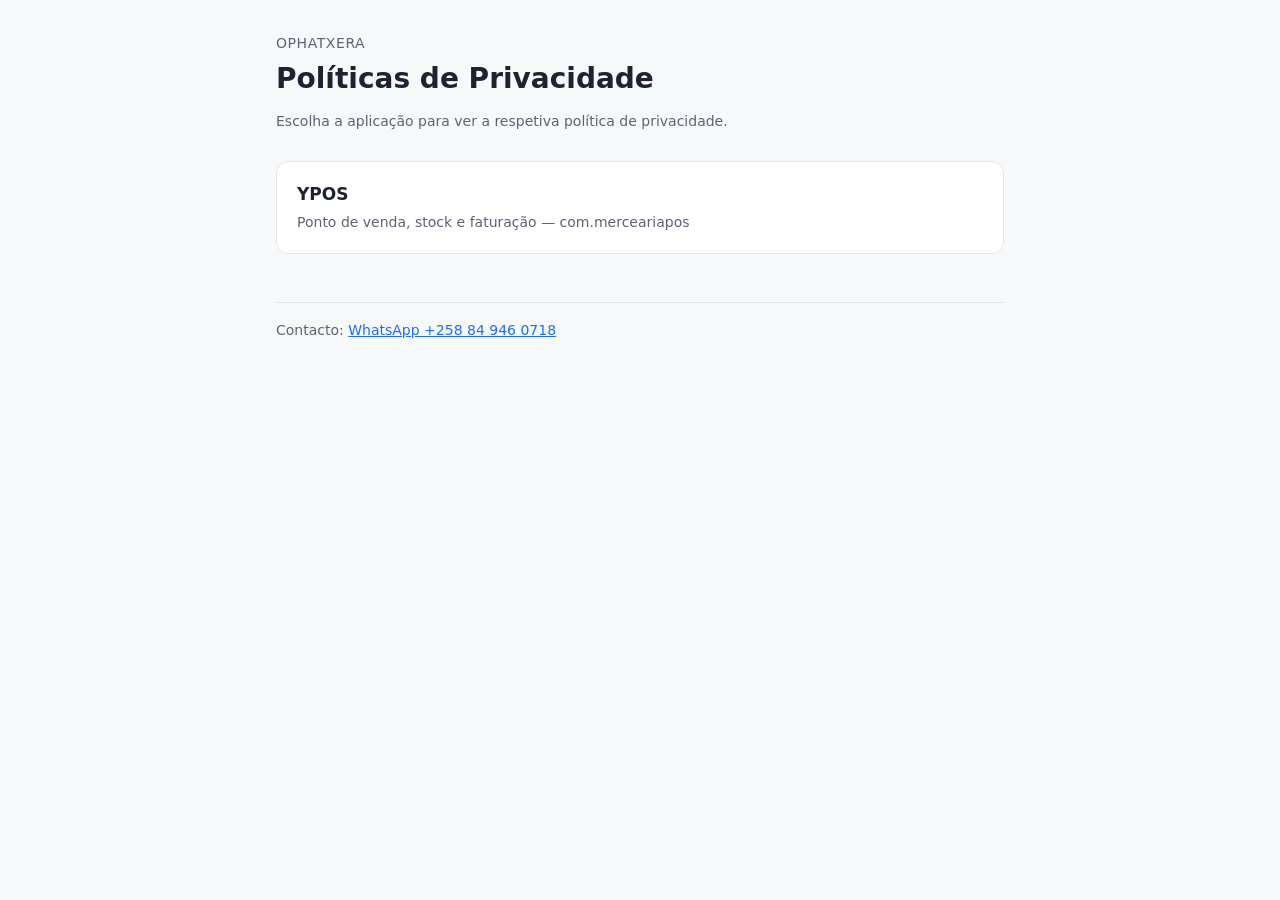
<file: index.html>
<!doctype html>
<html lang="pt">
<head>
  <meta charset="utf-8">
  <meta name="viewport" content="width=device-width, initial-scale=1">
  <title>Políticas de Privacidade — OPHATXERA</title>
  <meta name="description" content="Políticas de privacidade das aplicações publicadas pela OPHATXERA.">
  <link rel="stylesheet" href="style.css">
</head>
<body>
  <div class="wrap">
    <header>
      <div class="org">OPHATXERA</div>
      <h1>Políticas de Privacidade</h1>
      <p class="muted">Escolha a aplicação para ver a respetiva política de privacidade.</p>
    </header>

    <ul class="apps">
      <li>
        <a href="ypos/">
          <div class="card">
            <strong>YPOS</strong><br>
            <span class="muted">Ponto de venda, stock e faturação — com.merceariapos</span>
          </div>
        </a>
      </li>
      <!-- Para adicionar uma app: copie a pasta _modelo, renomeie e acrescente um <li> aqui. -->
    </ul>

    <footer>
      Contacto: <a href="https://wa.me/258849460718">WhatsApp +258 84 946 0718</a>
    </footer>
  </div>
</body>
</html>
</file>
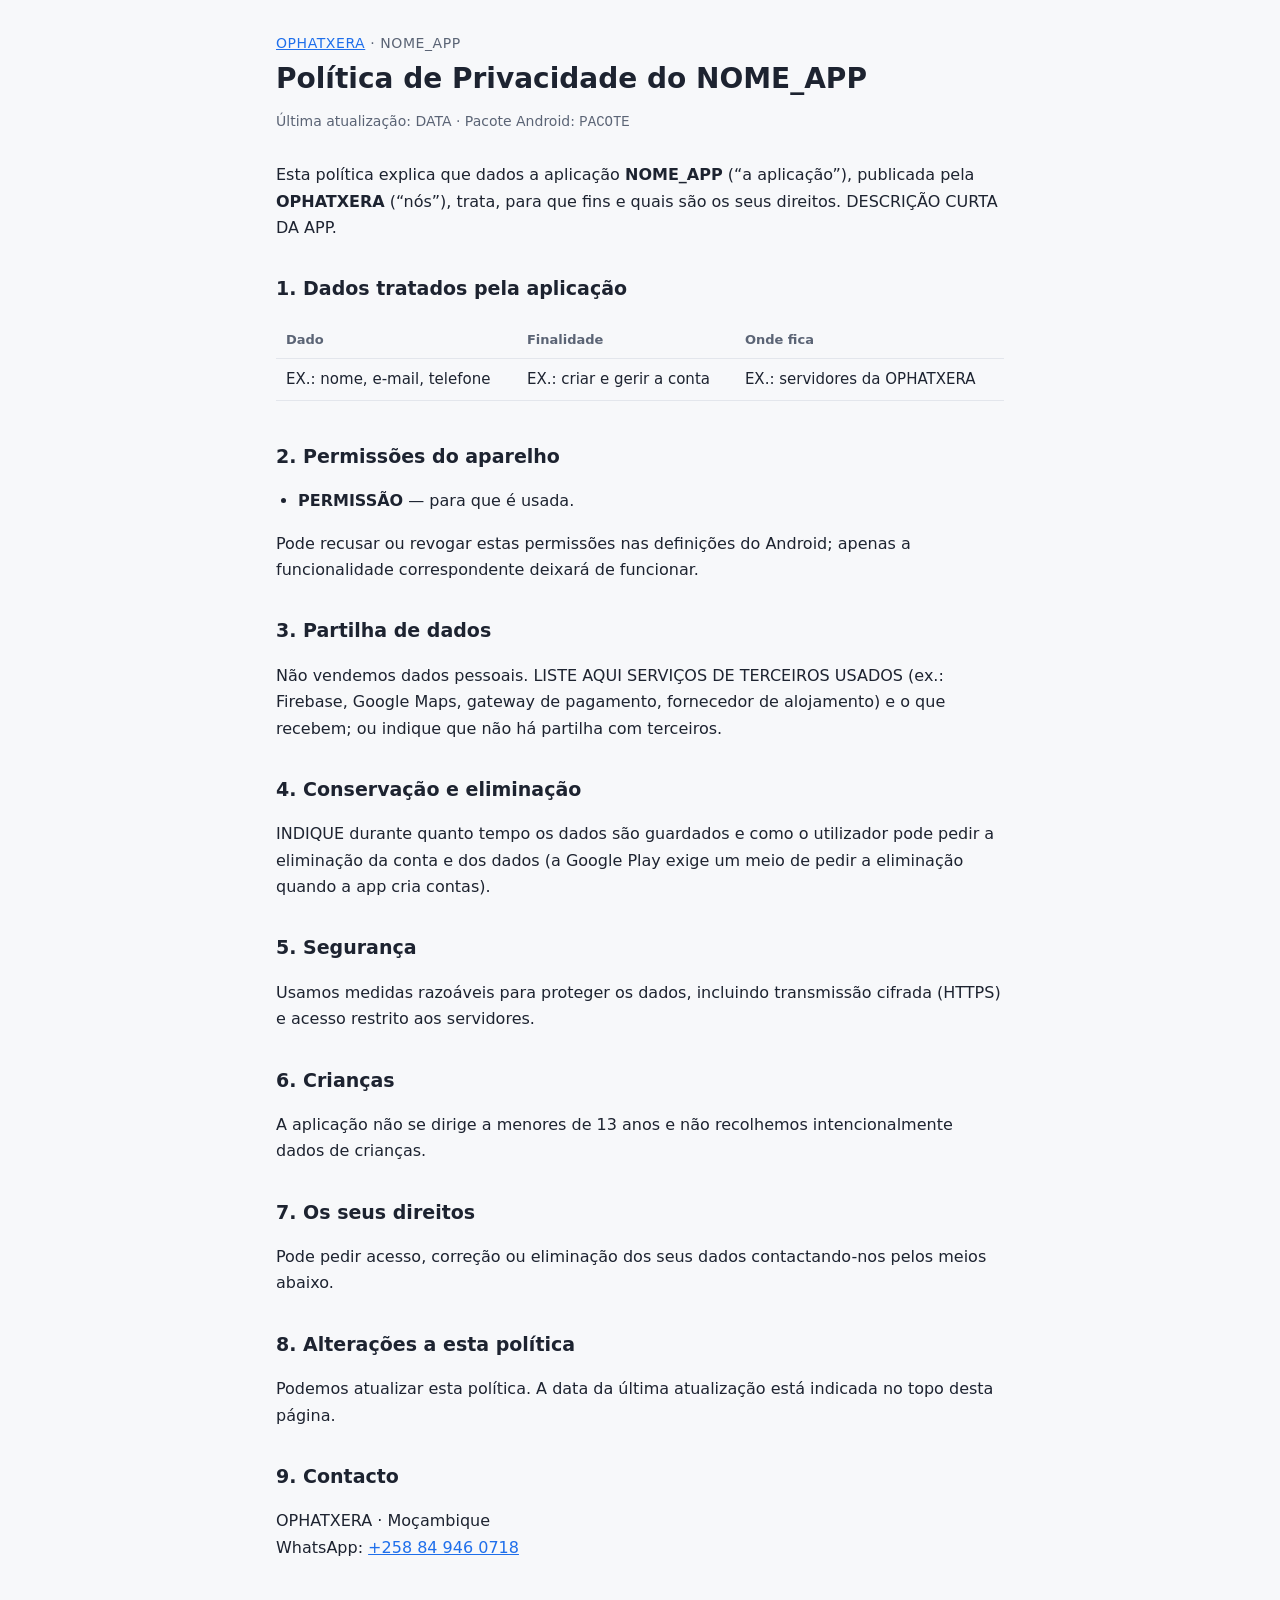
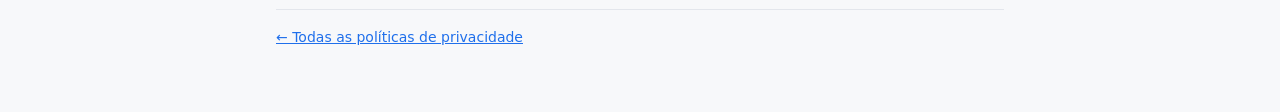
<file: _modelo/index.html>
<!doctype html>
<html lang="pt">
<head>
  <meta charset="utf-8">
  <meta name="viewport" content="width=device-width, initial-scale=1">
  <!-- MODELO: substitua NOME_APP, PACOTE e DATA, e ajuste as secções 1 e 2 ao que a app faz. -->
  <title>Política de Privacidade — NOME_APP</title>
  <meta name="description" content="Política de privacidade da aplicação NOME_APP (PACOTE).">
  <meta name="robots" content="noindex">
  <link rel="stylesheet" href="../style.css">
</head>
<body>
  <div class="wrap">
    <header>
      <div class="org"><a href="../">OPHATXERA</a> · NOME_APP</div>
      <h1>Política de Privacidade do NOME_APP</h1>
      <p class="muted">Última atualização: DATA · Pacote Android: <code>PACOTE</code></p>
    </header>

    <p>Esta política explica que dados a aplicação <strong>NOME_APP</strong> (“a aplicação”), publicada pela
      <strong>OPHATXERA</strong> (“nós”), trata, para que fins e quais são os seus direitos.
      DESCRIÇÃO CURTA DA APP.</p>

    <h2>1. Dados tratados pela aplicação</h2>
    <div class="table-scroll">
      <table>
        <thead><tr><th>Dado</th><th>Finalidade</th><th>Onde fica</th></tr></thead>
        <tbody>
          <tr><td>EX.: nome, e-mail, telefone</td><td>EX.: criar e gerir a conta</td><td>EX.: servidores da OPHATXERA</td></tr>
          <!-- Uma linha por tipo de dado. Tem de bater certo com o formulário "Segurança dos dados" do Play Console. -->
        </tbody>
      </table>
    </div>

    <h2>2. Permissões do aparelho</h2>
    <ul>
      <li><strong>PERMISSÃO</strong> — para que é usada.</li>
    </ul>
    <p>Pode recusar ou revogar estas permissões nas definições do Android; apenas a funcionalidade correspondente deixará de funcionar.</p>

    <h2>3. Partilha de dados</h2>
    <p>Não vendemos dados pessoais. LISTE AQUI SERVIÇOS DE TERCEIROS USADOS (ex.: Firebase, Google Maps, gateway de pagamento,
      fornecedor de alojamento) e o que recebem; ou indique que não há partilha com terceiros.</p>

    <h2>4. Conservação e eliminação</h2>
    <p>INDIQUE durante quanto tempo os dados são guardados e como o utilizador pode pedir a eliminação da conta e dos dados
      (a Google Play exige um meio de pedir a eliminação quando a app cria contas).</p>

    <h2>5. Segurança</h2>
    <p>Usamos medidas razoáveis para proteger os dados, incluindo transmissão cifrada (HTTPS) e acesso restrito aos servidores.</p>

    <h2>6. Crianças</h2>
    <p>A aplicação não se dirige a menores de 13 anos e não recolhemos intencionalmente dados de crianças.</p>

    <h2>7. Os seus direitos</h2>
    <p>Pode pedir acesso, correção ou eliminação dos seus dados contactando-nos pelos meios abaixo.</p>

    <h2>8. Alterações a esta política</h2>
    <p>Podemos atualizar esta política. A data da última atualização está indicada no topo desta página.</p>

    <h2>9. Contacto</h2>
    <p>OPHATXERA · Moçambique<br>
      WhatsApp: <a href="https://wa.me/258849460718">+258 84 946 0718</a></p>

    <footer><a href="../">← Todas as políticas de privacidade</a></footer>
  </div>
</body>
</html>
</file>
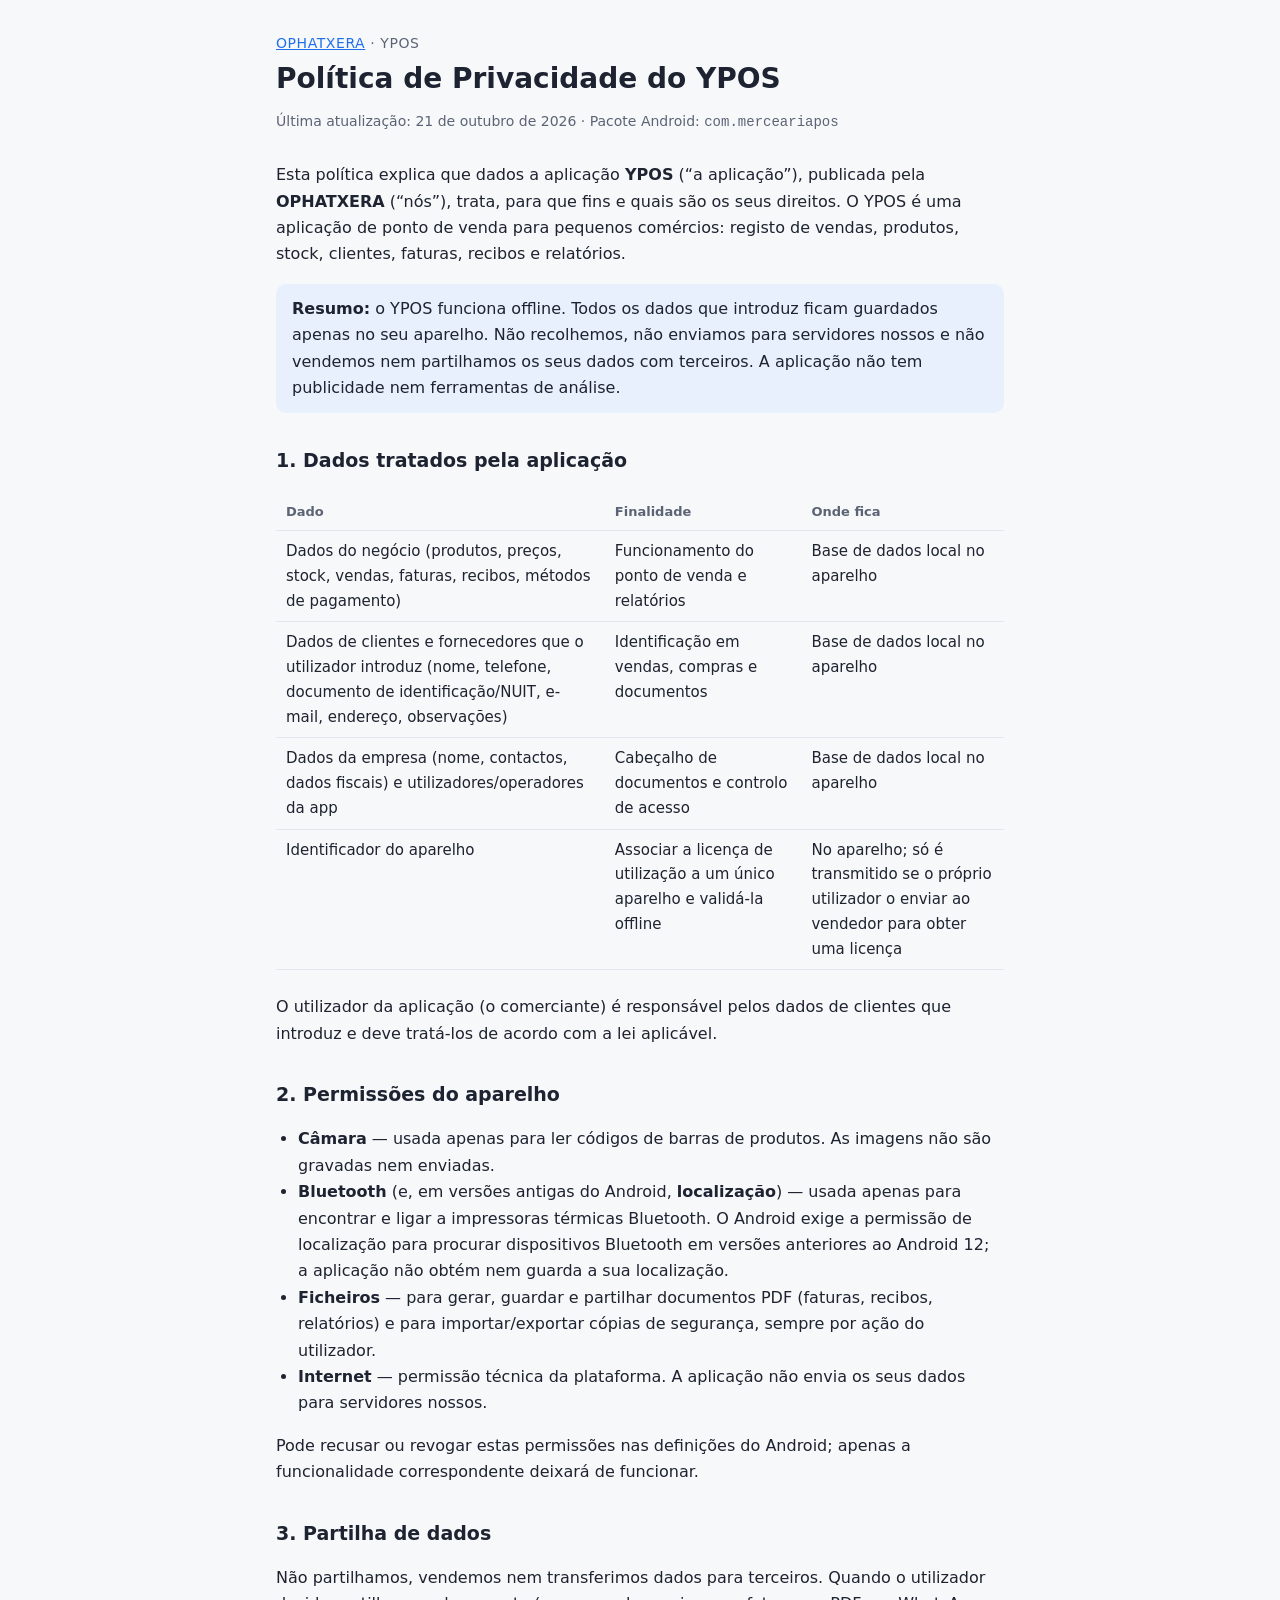
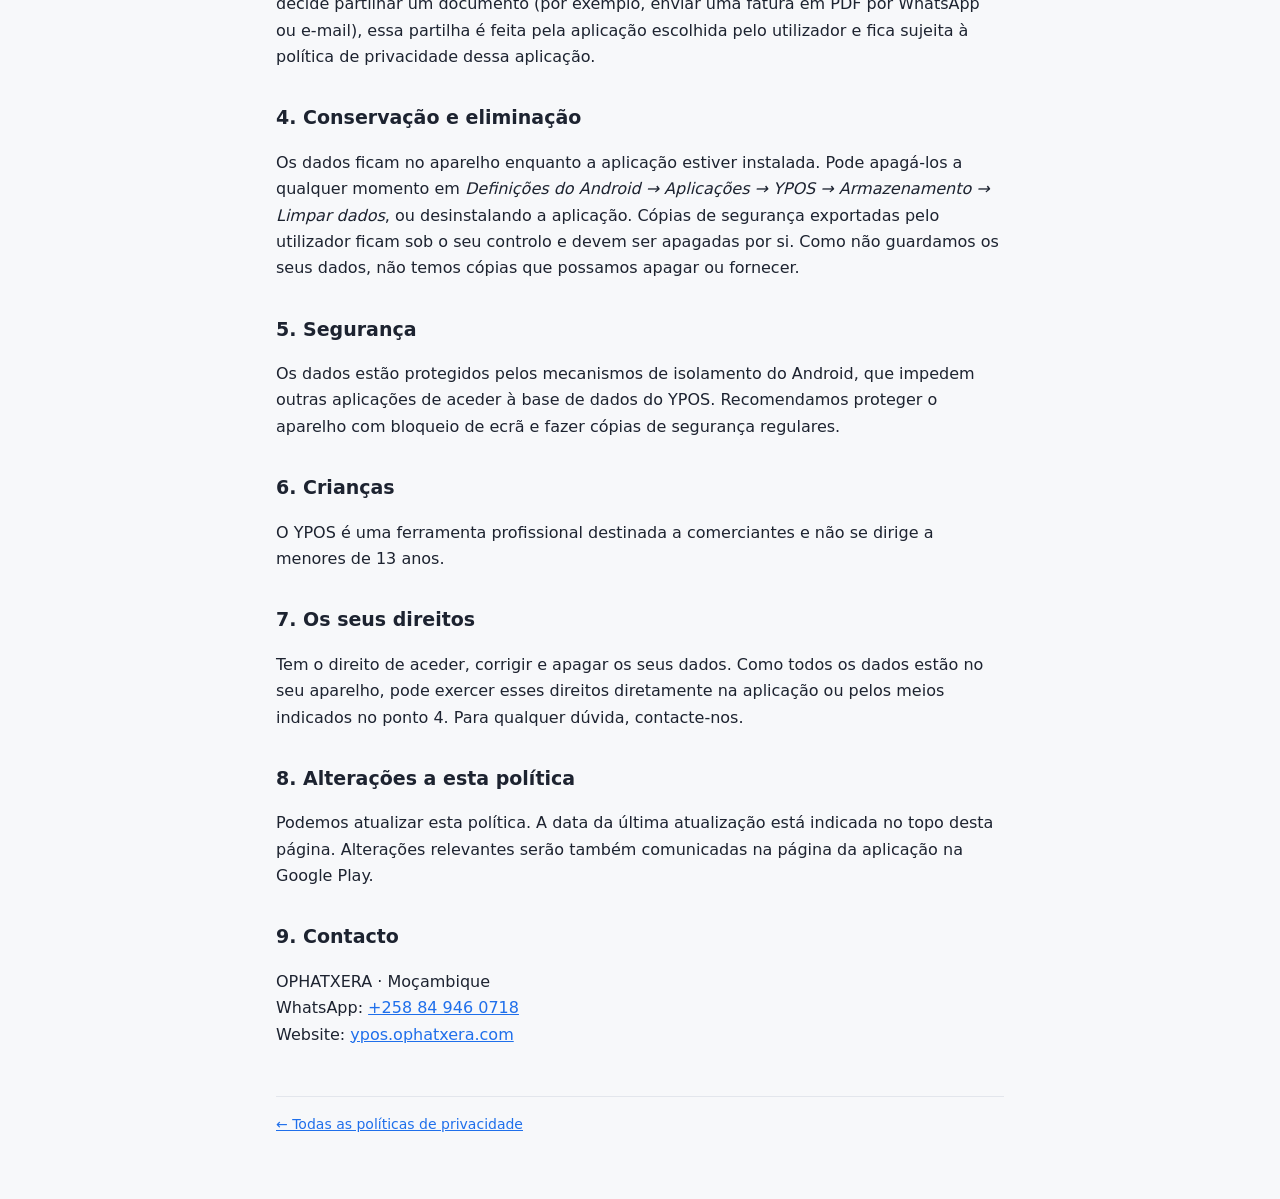
<file: ypos/index.html>
<!doctype html>
<html lang="pt">
<head>
  <meta charset="utf-8">
  <meta name="viewport" content="width=device-width, initial-scale=1">
  <title>Política de Privacidade — YPOS</title>
  <meta name="description" content="Política de privacidade da aplicação YPOS (com.merceariapos).">
  <link rel="stylesheet" href="../style.css">
</head>
<body>
  <div class="wrap">
    <header>
      <div class="org"><a href="../">OPHATXERA</a> · YPOS</div>
      <h1>Política de Privacidade do YPOS</h1>
      <p class="muted">Última atualização: 21 de outubro de 2026 · Pacote Android: <code>com.merceariapos</code></p>
    </header>

    <p>Esta política explica que dados a aplicação <strong>YPOS</strong> (“a aplicação”), publicada pela
      <strong>OPHATXERA</strong> (“nós”), trata, para que fins e quais são os seus direitos.
      O YPOS é uma aplicação de ponto de venda para pequenos comércios: registo de vendas, produtos,
      stock, clientes, faturas, recibos e relatórios.</p>

    <div class="note">
      <strong>Resumo:</strong> o YPOS funciona offline. Todos os dados que introduz ficam guardados
      apenas no seu aparelho. Não recolhemos, não enviamos para servidores nossos e não vendemos
      nem partilhamos os seus dados com terceiros. A aplicação não tem publicidade nem ferramentas de análise.
    </div>

    <h2>1. Dados tratados pela aplicação</h2>
    <div class="table-scroll">
      <table>
        <thead><tr><th>Dado</th><th>Finalidade</th><th>Onde fica</th></tr></thead>
        <tbody>
          <tr>
            <td>Dados do negócio (produtos, preços, stock, vendas, faturas, recibos, métodos de pagamento)</td>
            <td>Funcionamento do ponto de venda e relatórios</td>
            <td>Base de dados local no aparelho</td>
          </tr>
          <tr>
            <td>Dados de clientes e fornecedores que o utilizador introduz (nome, telefone, documento de identificação/NUIT, e-mail, endereço, observações)</td>
            <td>Identificação em vendas, compras e documentos</td>
            <td>Base de dados local no aparelho</td>
          </tr>
          <tr>
            <td>Dados da empresa (nome, contactos, dados fiscais) e utilizadores/operadores da app</td>
            <td>Cabeçalho de documentos e controlo de acesso</td>
            <td>Base de dados local no aparelho</td>
          </tr>
          <tr>
            <td>Identificador do aparelho</td>
            <td>Associar a licença de utilização a um único aparelho e validá-la offline</td>
            <td>No aparelho; só é transmitido se o próprio utilizador o enviar ao vendedor para obter uma licença</td>
          </tr>
        </tbody>
      </table>
    </div>
    <p>O utilizador da aplicação (o comerciante) é responsável pelos dados de clientes que introduz e deve
      tratá-los de acordo com a lei aplicável.</p>

    <h2>2. Permissões do aparelho</h2>
    <ul>
      <li><strong>Câmara</strong> — usada apenas para ler códigos de barras de produtos. As imagens não são gravadas nem enviadas.</li>
      <li><strong>Bluetooth</strong> (e, em versões antigas do Android, <strong>localização</strong>) — usada apenas para encontrar e ligar
        a impressoras térmicas Bluetooth. O Android exige a permissão de localização para procurar dispositivos Bluetooth
        em versões anteriores ao Android 12; a aplicação não obtém nem guarda a sua localização.</li>
      <li><strong>Ficheiros</strong> — para gerar, guardar e partilhar documentos PDF (faturas, recibos, relatórios) e para
        importar/exportar cópias de segurança, sempre por ação do utilizador.</li>
      <li><strong>Internet</strong> — permissão técnica da plataforma. A aplicação não envia os seus dados para servidores nossos.</li>
    </ul>
    <p>Pode recusar ou revogar estas permissões nas definições do Android; apenas a funcionalidade correspondente deixará de funcionar.</p>

    <h2>3. Partilha de dados</h2>
    <p>Não partilhamos, vendemos nem transferimos dados para terceiros. Quando o utilizador decide partilhar
      um documento (por exemplo, enviar uma fatura em PDF por WhatsApp ou e-mail), essa partilha é feita
      pela aplicação escolhida pelo utilizador e fica sujeita à política de privacidade dessa aplicação.</p>

    <h2>4. Conservação e eliminação</h2>
    <p>Os dados ficam no aparelho enquanto a aplicação estiver instalada. Pode apagá-los a qualquer momento
      em <em>Definições do Android → Aplicações → YPOS → Armazenamento → Limpar dados</em>, ou desinstalando a aplicação.
      Cópias de segurança exportadas pelo utilizador ficam sob o seu controlo e devem ser apagadas por si.
      Como não guardamos os seus dados, não temos cópias que possamos apagar ou fornecer.</p>

    <h2>5. Segurança</h2>
    <p>Os dados estão protegidos pelos mecanismos de isolamento do Android, que impedem outras aplicações de aceder
      à base de dados do YPOS. Recomendamos proteger o aparelho com bloqueio de ecrã e fazer cópias de segurança regulares.</p>

    <h2>6. Crianças</h2>
    <p>O YPOS é uma ferramenta profissional destinada a comerciantes e não se dirige a menores de 13 anos.</p>

    <h2>7. Os seus direitos</h2>
    <p>Tem o direito de aceder, corrigir e apagar os seus dados. Como todos os dados estão no seu aparelho,
      pode exercer esses direitos diretamente na aplicação ou pelos meios indicados no ponto 4. Para qualquer
      dúvida, contacte-nos.</p>

    <h2>8. Alterações a esta política</h2>
    <p>Podemos atualizar esta política. A data da última atualização está indicada no topo desta página.
      Alterações relevantes serão também comunicadas na página da aplicação na Google Play.</p>

    <h2>9. Contacto</h2>
    <p>OPHATXERA · Moçambique<br>
      WhatsApp: <a href="https://wa.me/258849460718">+258 84 946 0718</a><br>
      Website: <a href="https://ophatxera.com">ypos.ophatxera.com</a></p>

    <footer><a href="../">← Todas as políticas de privacidade</a></footer>
  </div>
</body>
</html>
</file>
<file: style.css>
:root {
  --bg: #f7f8fa; --card: #ffffff; --text: #1d2330; --muted: #5b6475;
  --border: #e3e6ec; --accent: #1f6feb; --accent-soft: #e8f0fe;
}
@media (prefers-color-scheme: dark) {
  :root {
    --bg: #0f1218; --card: #171b23; --text: #e6e9ef; --muted: #9aa3b2;
    --border: #2a303c; --accent: #6ea8fe; --accent-soft: #1b2638;
  }
}
* { box-sizing: border-box; }
html { -webkit-text-size-adjust: 100%; }
body {
  margin: 0; background: var(--bg); color: var(--text);
  font: 16px/1.65 system-ui, -apple-system, "Segoe UI", Roboto, sans-serif;
}
.wrap { max-width: 760px; margin: 0 auto; padding: 32px 16px 64px; }
header { margin-bottom: 28px; }
header .org { color: var(--muted); font-size: 14px; letter-spacing: .04em; text-transform: uppercase; }
h1 { font-size: 28px; line-height: 1.25; margin: 6px 0 8px; }
h2 { font-size: 19px; margin: 32px 0 8px; }
h3 { font-size: 16px; margin: 20px 0 6px; }
p, li { color: var(--text); }
.muted { color: var(--muted); font-size: 14px; }
a { color: var(--accent); }
ul { padding-left: 22px; }
.card {
  background: var(--card); border: 1px solid var(--border);
  border-radius: 12px; padding: 18px 20px;
}
.apps { list-style: none; padding: 0; display: grid; gap: 12px; }
.apps a { display: block; text-decoration: none; color: inherit; }
.apps a:hover .card { border-color: var(--accent); }
.apps strong { font-size: 17px; }
.note { background: var(--accent-soft); border-radius: 10px; padding: 12px 16px; margin: 16px 0; }
table { width: 100%; border-collapse: collapse; font-size: 15px; margin: 8px 0; }
th, td { text-align: left; padding: 8px 10px; border-bottom: 1px solid var(--border); vertical-align: top; }
th { color: var(--muted); font-weight: 600; font-size: 13px; }
.table-scroll { overflow-x: auto; }
footer { margin-top: 48px; padding-top: 16px; border-top: 1px solid var(--border); color: var(--muted); font-size: 14px; }
</file>
